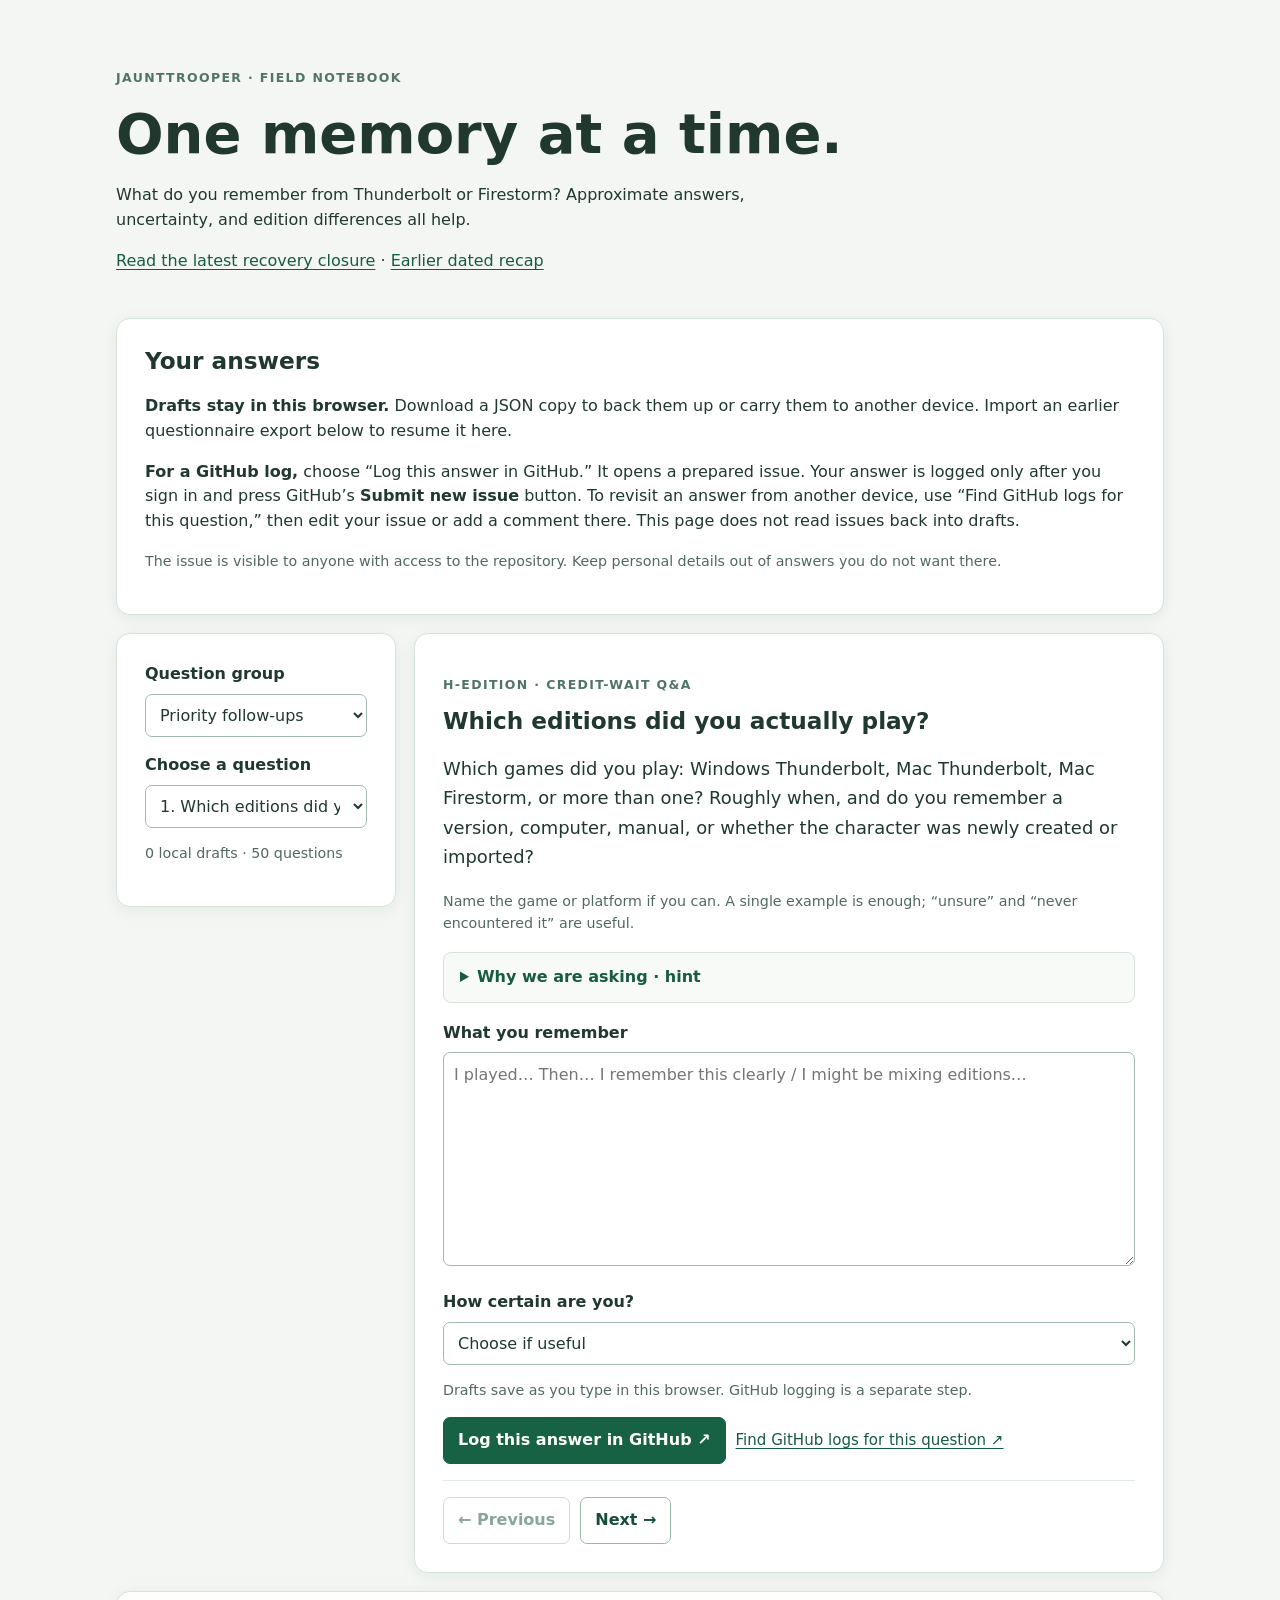
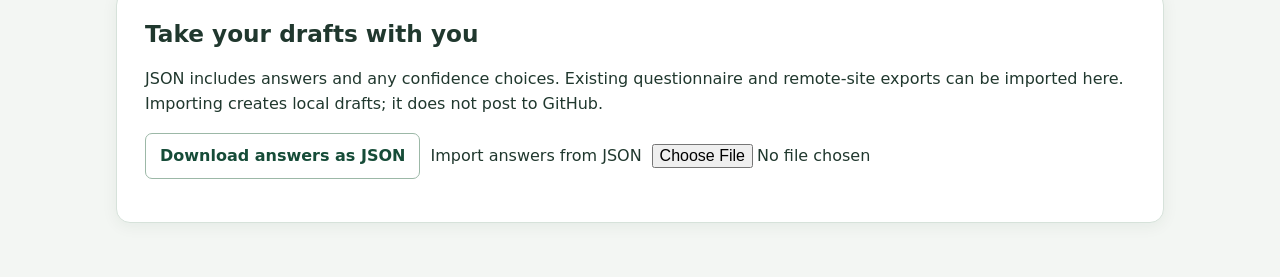
<file: index.html>
<!doctype html>
<html lang="en">
<head><meta charset="utf-8"><meta name="viewport" content="width=device-width,initial-scale=1"><title>JauntTrooper field questions</title><link rel="stylesheet" href="questionnaire.css"></head>
<body><main>
<header class="masthead"><p class="eyebrow">JAUNTTROOPER · FIELD NOTEBOOK</p><h1>One memory at a time.</h1><p>What do you remember from Thunderbolt or Firestorm? Approximate answers, uncertainty, and edition differences all help.</p><p><a href="closure.html">Read the latest recovery closure</a> · <a href="recap.html">Earlier dated recap</a></p></header>
<section class="intro" aria-label="How answers are saved"><h2>Your answers</h2><p><strong>Drafts stay in this browser.</strong> Download a JSON copy to back them up or carry them to another device. Import an earlier questionnaire export below to resume it here.</p><p><strong>For a GitHub log,</strong> choose “Log this answer in GitHub.” It opens a prepared issue. Your answer is logged only after you sign in and press GitHub’s <strong>Submit new issue</strong> button. To revisit an answer from another device, use “Find GitHub logs for this question,” then edit your issue or add a comment there. This page does not read issues back into drafts.</p><p class="small">The issue is visible to anyone with access to the repository. Keep personal details out of answers you do not want there.</p></section>
<div class="workspace">
<nav class="picker" aria-label="Question selection"><label for="scope">Question group</label><select id="scope"><option value="new">Priority follow-ups</option><option value="all">All questions</option><option value="drafts">Questions with local drafts</option></select><label for="question">Choose a question</label><select id="question"></select><p id="progress" class="small"></p></nav>
<article class="question-card" aria-labelledby="title"><p id="qid" class="eyebrow"></p><h2 id="title"></h2><p id="prompt" class="prompt"></p><p class="small">Name the game or platform if you can. A single example is enough; “unsure” and “never encountered it” are useful.</p><p id="picture-note" class="picture-note" hidden></p>
<details class="hint"><summary title="Open this hint, or focus and press Enter">Why we are asking · hint</summary><p id="why"></p><p id="evidence-prompt"></p><p id="existing-knowledge"></p></details>
<details id="code-note" class="hint" hidden><summary>What the recovered creature code checks</summary><p><code>creature +21</code> means byte 21 in the record of the creature being examined. It does not name an enemy species. This path checks that bit 6 of byte 21 is off and bit 7 of byte 20 is on. Earlier noticing and random checks are only partly understood.</p><pre>After a creature moves:
  if bit 6 in record byte 21 is OFF
     and bit 7 in record byte 20 is ON:
       this path can request the muttering cue

Earlier checks are omitted. This is a reading aid,
not executable recovered code.</pre></details>
<label for="answer">What you remember</label><textarea id="answer" rows="8" maxlength="50000" placeholder="I played… Then… I remember this clearly / I might be mixing editions…"></textarea><label for="confidence">How certain are you?</label><select id="confidence"><option value="">Choose if useful</option><option value="Certain">Certain</option><option value="Fairly sure">Fairly sure</option><option value="Unsure">Unsure</option><option value="Never encountered this">Never encountered this</option></select><p id="status" class="small" role="status" aria-live="polite"></p>
<div class="actions"><button id="log" class="primary" type="button">Log this answer in GitHub ↗</button><a id="find-log" target="_blank" rel="noopener noreferrer">Find GitHub logs for this question ↗</a></div><div class="actions navigation"><button id="previous" type="button">← Previous</button><button id="next" type="button">Next →</button></div></article></div>
<section class="transfer" aria-labelledby="transfer-heading"><h2 id="transfer-heading">Take your drafts with you</h2><p>JSON includes answers and any confidence choices. Existing questionnaire and remote-site exports can be imported here. Importing creates local drafts; it does not post to GitHub.</p><div class="actions"><button id="download" type="button">Download answers as JSON</button><label for="import">Import answers from JSON</label><input id="import" type="file" accept=".json,application/json"></div><p id="transfer-status" class="small" role="status" aria-live="polite"></p></section>
</main><script src="questions.js"></script><script src="portable.js"></script></body></html>
</file>
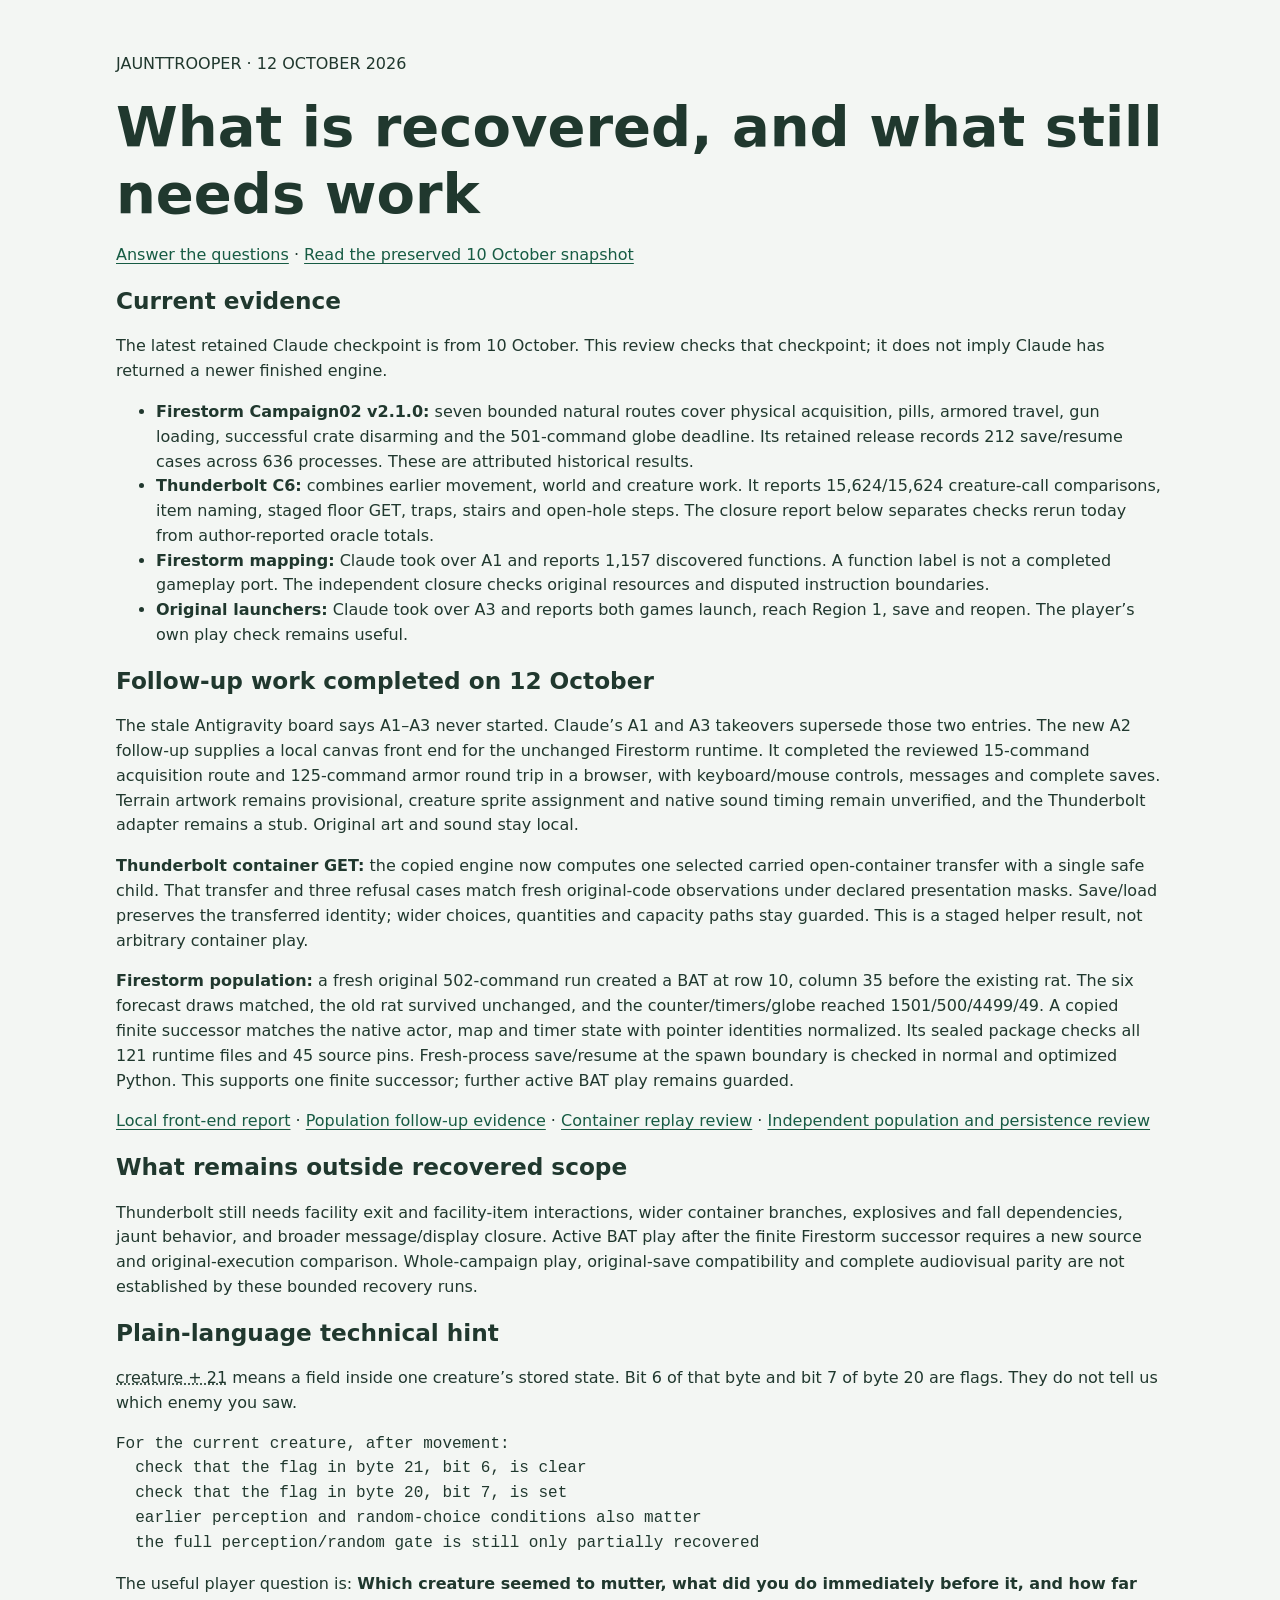
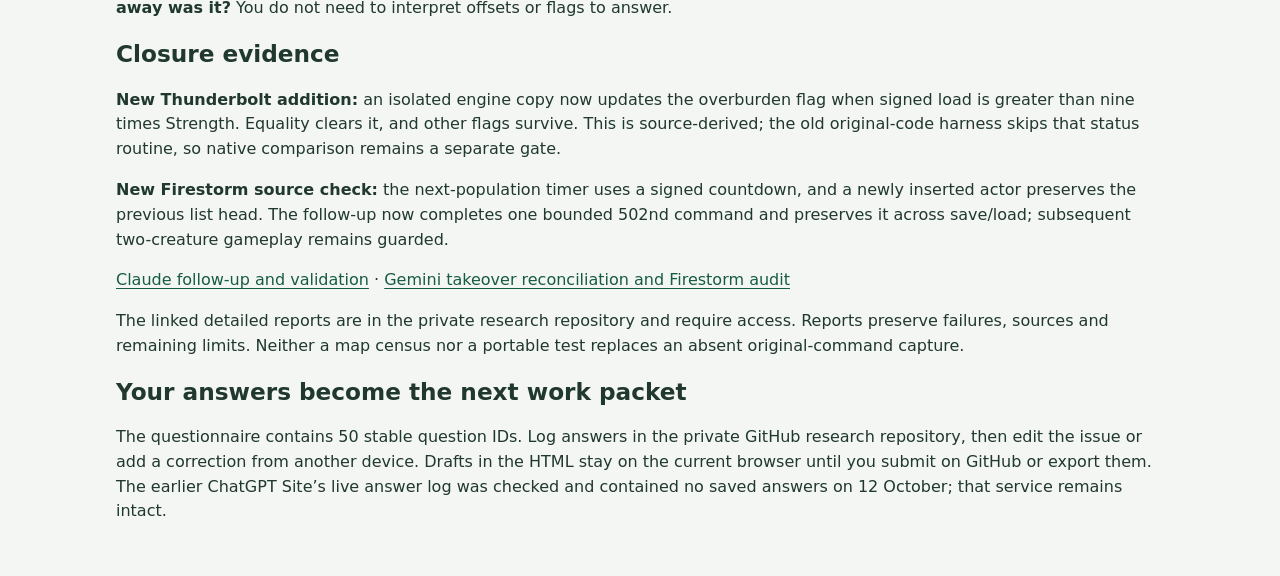
<file: closure.html>
<!doctype html><html lang="en"><meta charset="utf-8"><meta name="viewport" content="width=device-width,initial-scale=1"><title>12 October recovery review · JauntTrooper</title><link rel="stylesheet" href="questionnaire.css"><main><header><p>JAUNTTROOPER · 12 OCTOBER 2026</p><h1>What is recovered, and what still needs work</h1><p><a href="index.html">Answer the questions</a> · <a href="recap.html">Read the preserved 10 October snapshot</a></p></header>
<section><h2>Current evidence</h2><p>The latest retained Claude checkpoint is from 10 October. This review checks that checkpoint; it does not imply Claude has returned a newer finished engine.</p><ul><li><strong>Firestorm Campaign02 v2.1.0:</strong> seven bounded natural routes cover physical acquisition, pills, armored travel, gun loading, successful crate disarming and the 501-command globe deadline. Its retained release records 212 save/resume cases across 636 processes. These are attributed historical results.</li><li><strong>Thunderbolt C6:</strong> combines earlier movement, world and creature work. It reports 15,624/15,624 creature-call comparisons, item naming, staged floor GET, traps, stairs and open-hole steps. The closure report below separates checks rerun today from author-reported oracle totals.</li><li><strong>Firestorm mapping:</strong> Claude took over A1 and reports 1,157 discovered functions. A function label is not a completed gameplay port. The independent closure checks original resources and disputed instruction boundaries.</li><li><strong>Original launchers:</strong> Claude took over A3 and reports both games launch, reach Region 1, save and reopen. The player’s own play check remains useful.</li></ul></section>
<section><h2>Follow-up work completed on 12 October</h2><p>The stale Antigravity board says A1–A3 never started. Claude’s A1 and A3 takeovers supersede those two entries. The new A2 follow-up supplies a local canvas front end for the unchanged Firestorm runtime. It completed the reviewed 15-command acquisition route and 125-command armor round trip in a browser, with keyboard/mouse controls, messages and complete saves. Terrain artwork remains provisional, creature sprite assignment and native sound timing remain unverified, and the Thunderbolt adapter remains a stub. Original art and sound stay local.</p><p><strong>Thunderbolt container GET:</strong> the copied engine now computes one selected carried open-container transfer with a single safe child. That transfer and three refusal cases match fresh original-code observations under declared presentation masks. Save/load preserves the transferred identity; wider choices, quantities and capacity paths stay guarded. This is a staged helper result, not arbitrary container play.</p><p><strong>Firestorm population:</strong> a fresh original 502-command run created a BAT at row 10, column 35 before the existing rat. The six forecast draws matched, the old rat survived unchanged, and the counter/timers/globe reached 1501/500/4499/49. A copied finite successor matches the native actor, map and timer state with pointer identities normalized. Its sealed package checks all 121 runtime files and 45 source pins. Fresh-process save/resume at the spawn boundary is checked in normal and optimized Python. This supports one finite successor; further active BAT play remains guarded.</p><p><a href="https://github.com/benjibrucker/mbbolt-firestorm-research/blob/agent/chatgpt/questionnaire-handoff-refresh/notebook/closure/front-end/REPORT.md">Local front-end report</a> · <a href="https://github.com/benjibrucker/mbbolt-firestorm-research/blob/agent/chatgpt/questionnaire-handoff-refresh/notebook/closure/gemini/f05/REPORT.md">Population follow-up evidence</a> · <a href="https://github.com/benjibrucker/mbbolt-firestorm-research/blob/agent/chatgpt/questionnaire-handoff-refresh/notebook/closure/review/CONTAINER-REVIEW.md">Container replay review</a> · <a href="https://github.com/benjibrucker/mbbolt-firestorm-research/blob/agent/chatgpt/questionnaire-handoff-refresh/notebook/closure/review/f05/REPORT.md">Independent population and persistence review</a></p></section>
<section><h2>What remains outside recovered scope</h2><p>Thunderbolt still needs facility exit and facility-item interactions, wider container branches, explosives and fall dependencies, jaunt behavior, and broader message/display closure. Active BAT play after the finite Firestorm successor requires a new source and original-execution comparison. Whole-campaign play, original-save compatibility and complete audiovisual parity are not established by these bounded recovery runs.</p></section>
<section><h2>Plain-language technical hint</h2><p><abbr title="Byte offset 21 inside the current creature record, not creature number 21 or a species.">creature + 21</abbr> means a field inside one creature’s stored state. Bit 6 of that byte and bit 7 of byte 20 are flags. They do not tell us which enemy you saw.</p><pre>For the current creature, after movement:
  check that the flag in byte 21, bit 6, is clear
  check that the flag in byte 20, bit 7, is set
  earlier perception and random-choice conditions also matter
  the full perception/random gate is still only partially recovered</pre><p>The useful player question is: <strong>Which creature seemed to mutter, what did you do immediately before it, and how far away was it?</strong> You do not need to interpret offsets or flags to answer.</p></section>
<section><h2>Closure evidence</h2><p><strong>New Thunderbolt addition:</strong> an isolated engine copy now updates the overburden flag when signed load is greater than nine times Strength. Equality clears it, and other flags survive. This is source-derived; the old original-code harness skips that status routine, so native comparison remains a separate gate.</p><p><strong>New Firestorm source check:</strong> the next-population timer uses a signed countdown, and a newly inserted actor preserves the previous list head. The follow-up now completes one bounded 502nd command and preserves it across save/load; subsequent two-creature gameplay remains guarded.</p><p><a href="https://github.com/benjibrucker/mbbolt-firestorm-research/blob/agent/chatgpt/questionnaire-handoff-refresh/notebook/closure/claude/REPORT.md">Claude follow-up and validation</a> · <a href="https://github.com/benjibrucker/mbbolt-firestorm-research/blob/agent/chatgpt/questionnaire-handoff-refresh/notebook/closure/gemini/REPORT.md">Gemini takeover reconciliation and Firestorm audit</a></p><p>The linked detailed reports are in the private research repository and require access. Reports preserve failures, sources and remaining limits. Neither a map census nor a portable test replaces an absent original-command capture.</p></section>
<section><h2>Your answers become the next work packet</h2><p>The questionnaire contains 50 stable question IDs. Log answers in the private GitHub research repository, then edit the issue or add a correction from another device. Drafts in the HTML stay on the current browser until you submit on GitHub or export them. The earlier ChatGPT Site’s live answer log was checked and contained no saved answers on 12 October; that service remains intact.</p></section></main></html>
</file>
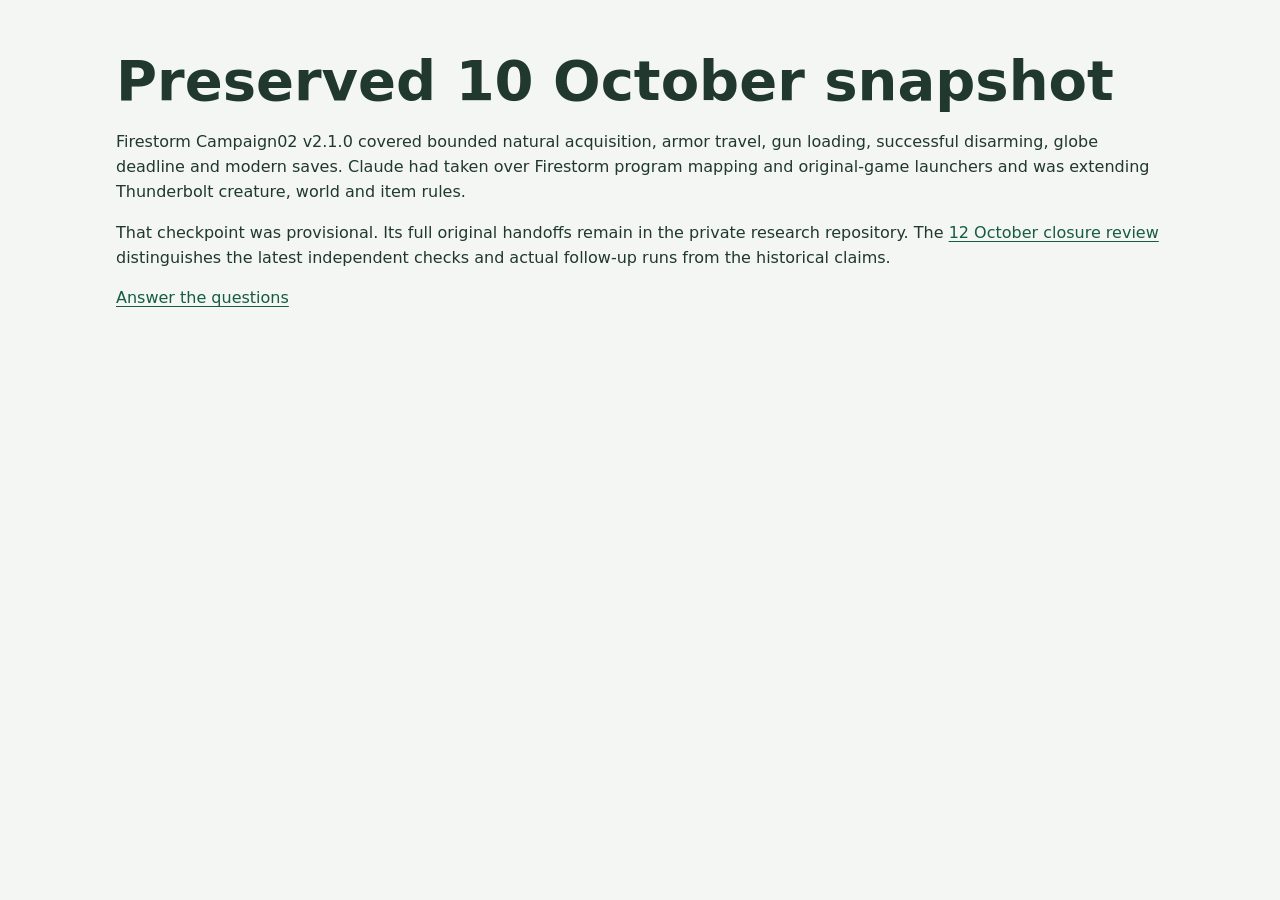
<file: recap.html>
<!doctype html><html lang="en"><meta charset="utf-8"><meta name="viewport" content="width=device-width,initial-scale=1"><title>10 October snapshot</title><link rel="stylesheet" href="questionnaire.css"><main><h1>Preserved 10 October snapshot</h1><p>Firestorm Campaign02 v2.1.0 covered bounded natural acquisition, armor travel, gun loading, successful disarming, globe deadline and modern saves. Claude had taken over Firestorm program mapping and original-game launchers and was extending Thunderbolt creature, world and item rules.</p><p>That checkpoint was provisional. Its full original handoffs remain in the private research repository. The <a href="closure.html">12 October closure review</a> distinguishes the latest independent checks and actual follow-up runs from the historical claims.</p><p><a href="index.html">Answer the questions</a></p></main></html>
</file>
<file: questionnaire.css>
:root{font-family:system-ui,-apple-system,Segoe UI,sans-serif;color:#20382e;background:#f3f6f3;font-size:16px;line-height:1.55}*{box-sizing:border-box}body{margin:0}main{max-width:1120px;margin:auto;padding:clamp(16px,3vw,36px)}h1,h2{line-height:1.2}h1{font-size:clamp(2rem,4.5vw,3.5rem);margin:.2em 0}h2{font-size:1.45rem}a{color:#165b43;text-underline-offset:3px}a:focus-visible,button:focus-visible,select:focus-visible,textarea:focus-visible,summary:focus-visible,.import-label:focus-visible{outline:3px solid #ba6b18;outline-offset:3px}.masthead{padding:20px 0 28px}.masthead>p:not(.eyebrow){max-width:700px}.eyebrow{font-size:.78rem;font-weight:750;letter-spacing:.11em;text-transform:uppercase;color:#517465}.intro,.picker,.question-card,.transfer{background:white;border:1px solid #d6e2da;border-radius:14px;box-shadow:0 3px 16px #153c2610}.intro,.transfer{padding:clamp(18px,3vw,28px);margin-bottom:18px}.intro h2,.transfer h2{margin-top:0}.small{font-size:.89rem;color:#52695e}.workspace{display:grid;grid-template-columns:minmax(220px,280px) minmax(0,1fr);gap:18px;margin:18px 0}.picker,.question-card{padding:clamp(18px,3vw,28px)}.picker{align-self:start;position:sticky;top:16px}.picker label,.question-card label{display:block;font-weight:700;margin:16px 0 7px}.picker label:first-child{margin-top:0}select,textarea,button,.import-label{font:inherit}select,textarea{width:100%;border:1px solid #a3b9ac;border-radius:7px;background:#fff;color:#20382e;padding:10px}textarea{min-height:170px;resize:vertical;line-height:1.5}.prompt{font-size:1.12rem;line-height:1.65}.question-card h2{margin-top:6px}.hint{margin:18px 0;border:1px solid #d6e2da;border-radius:8px;padding:12px 16px;background:#f8faf8}.hint summary{cursor:pointer;color:#165b43;font-weight:650}.hint p:last-child{margin-bottom:0}.hint pre{white-space:pre-wrap;background:#edf2ee;padding:14px;border-radius:6px;overflow:auto;font-size:.88rem}.picture-note{background:#f7f1df;border-left:4px solid #a67816;padding:12px 15px}.picture-note[hidden],.hint[hidden]{display:none}.actions{display:flex;gap:10px;flex-wrap:wrap;align-items:center;margin-top:16px}button,.import-label{border:1px solid #9cb8a7;background:#fff;color:#164c38;border-radius:7px;padding:10px 14px;cursor:pointer;font-weight:650}button:hover,.import-label:hover{background:#edf5ef}button.primary{background:#176244;color:white;border-color:#176244}button.primary:hover{background:#0e4e35}button:disabled{opacity:.5;cursor:default}.navigation{border-top:1px solid #e2eae4;padding-top:16px}.import-label{display:inline-block;margin:0!important}#import{max-width:100%;font:inherit}#find-log{font-size:.94rem}.transfer{margin-top:18px}@media(max-width:700px){.workspace{display:block}.picker{position:static;margin-bottom:18px}.actions{align-items:stretch}.actions>*{max-width:100%}.question-card{overflow-wrap:anywhere}}
</file>
